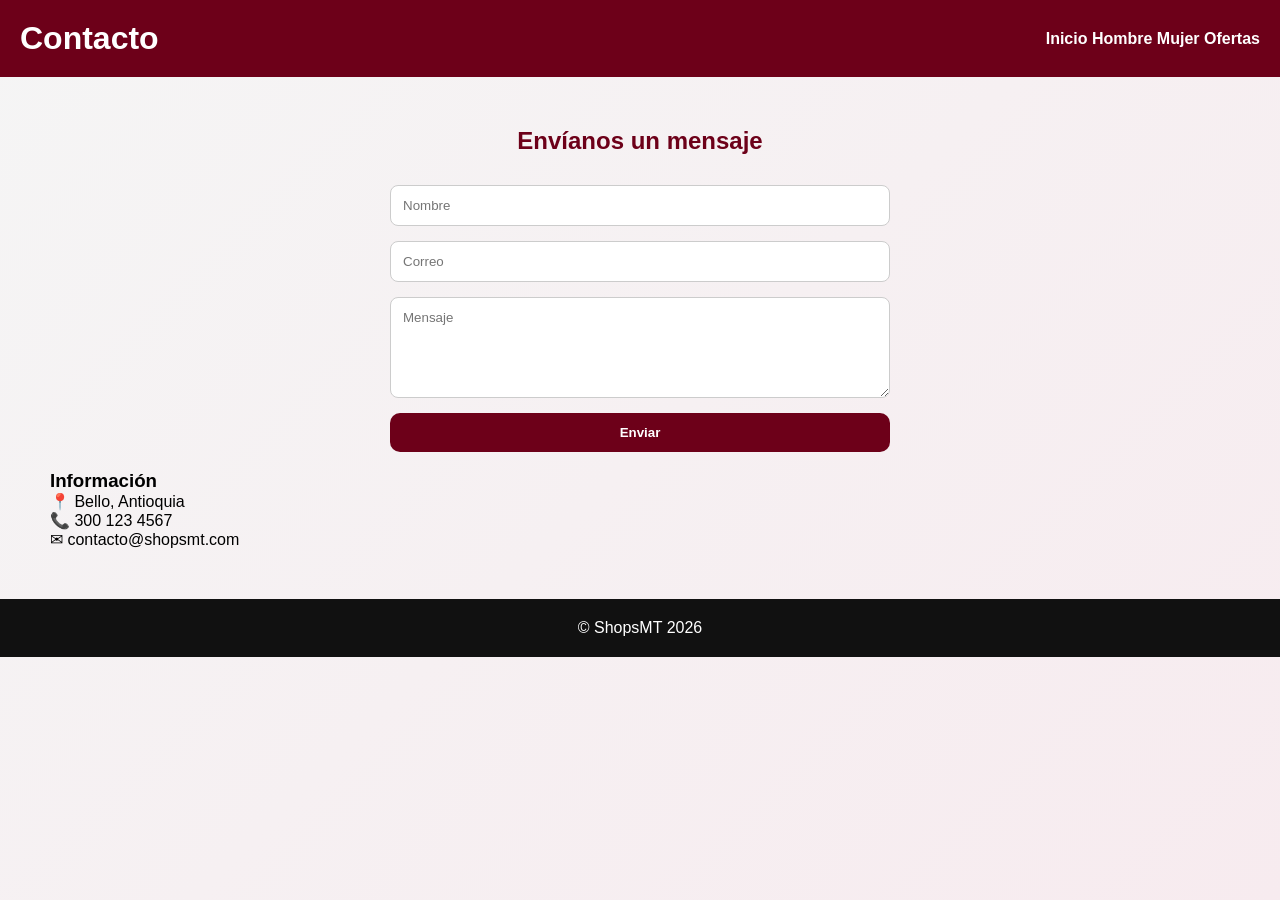
<file: contacto.html>
<!DOCTYPE html>
<html lang="es">

<head>
    <meta charset="UTF-8">
    <title>Contacto - ShopsMT</title>
    <link rel="stylesheet" href="style.css">
</head>

<body>

    <header>
        <h1>Contacto</h1>

        <nav>
            <a href="index.html">Inicio</a>
            <a href="hombres.html">Hombre</a>
            <a href="mujeres.html">Mujer</a>
            <a href="ofertas.html">Ofertas</a>
        </nav>
    </header>

    <section>

        <h2>Envíanos un mensaje</h2>

        <form>

            <input type="text" placeholder="Nombre" required>

            <input type="email" placeholder="Correo" required>

            <textarea rows="5" placeholder="Mensaje"></textarea>

            <button type="submit">Enviar</button>

        </form>

        <br>

        <h3>Información</h3>

        <p>📍 Bello, Antioquia</p>
        <p>📞 300 123 4567</p>
        <p>✉ contacto@shopsmt.com</p>

    </section>

    <footer>
        <p>© ShopsMT 2026</p>
    </footer>

</body>

</html>
</file>
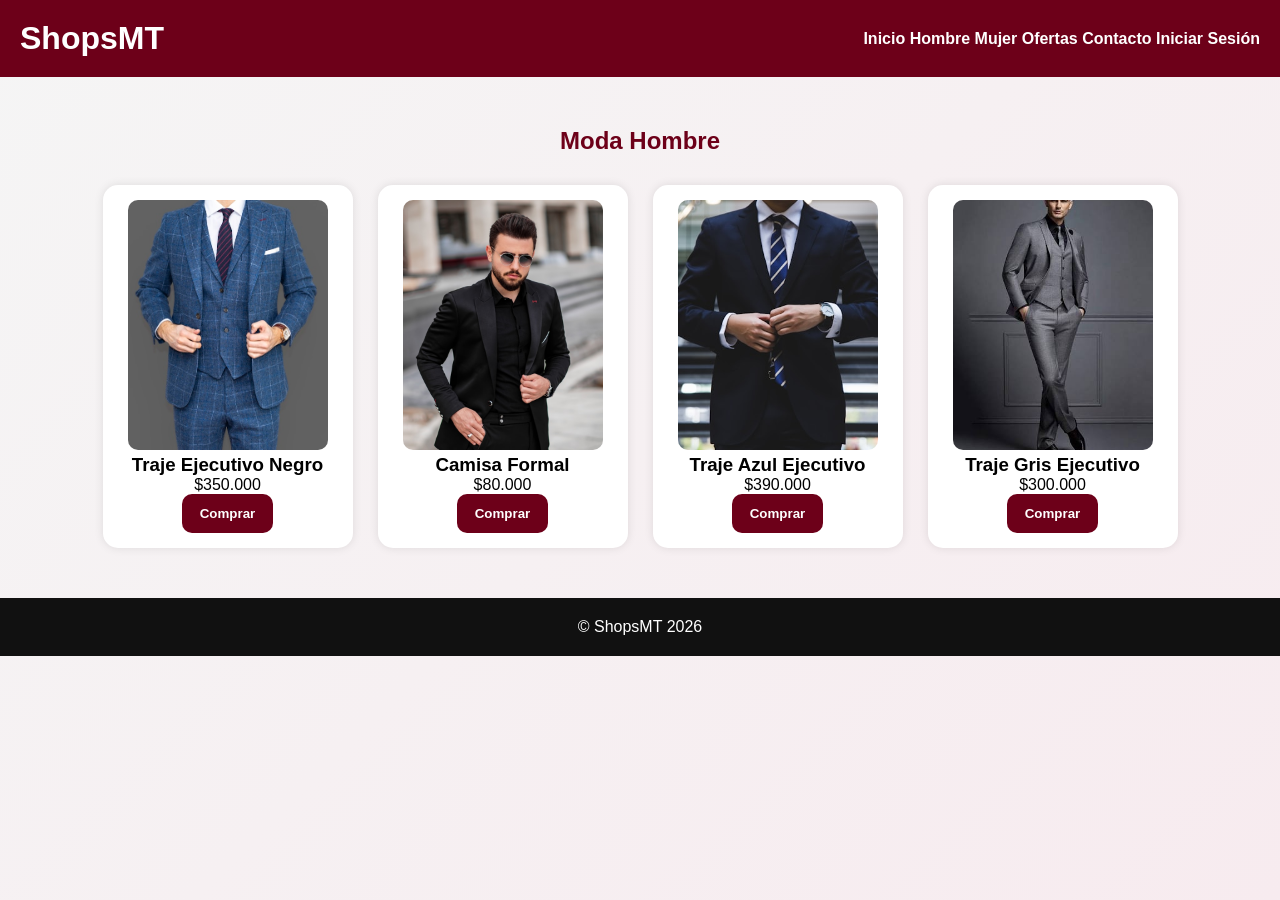
<file: hombres.html>
<!DOCTYPE html>
<html lang="es">
<head>
<meta charset="UTF-8">
<meta name="viewport" content="width=device-width, initial-scale=1.0">
<title>Moda Hombre - ShopsMT</title>
<link rel="stylesheet" href="style.css">
</head>
<body>

<header>
<h1>ShopsMT</h1>

<nav>
<a href="index.html">Inicio</a>
<a href="hombres.html">Hombre</a>
<a href="mujeres.html">Mujer</a>
<a href="ofertas.html">Ofertas</a>
<a href="contacto.html">Contacto</a>
<a href="login.html">Iniciar Sesión</a>
</nav>
</header>

<section>
<h2>Moda Hombre</h2>

<div class="productos">

<div class="producto">
<img src="img/traje-negro.jpg" alt="">
<h3>Traje Ejecutivo Negro</h3>
<p>$350.000</p>
<button>Comprar</button>
</div>

<div class="producto">
<img src="img/camisa-formal.jpg" alt="">
<h3>Camisa Formal</h3>
<p>$80.000</p>
<button>Comprar</button>
</div>

<div class="producto">
<img src="img/traje-azul.jpg" alt="">
<h3>Traje Azul Ejecutivo</h3>
<p>$390.000</p>
<button>Comprar</button>
</div>

<div class="producto">
<img src="img/traje-gris.jpg" alt="">
<h3>Traje Gris Ejecutivo</h3>
<p>$300.000</p>
<button>Comprar</button>
</div>

</div>
</section>

<footer>
<p>© ShopsMT 2026</p>
</footer>

</body>
</html>
</file>
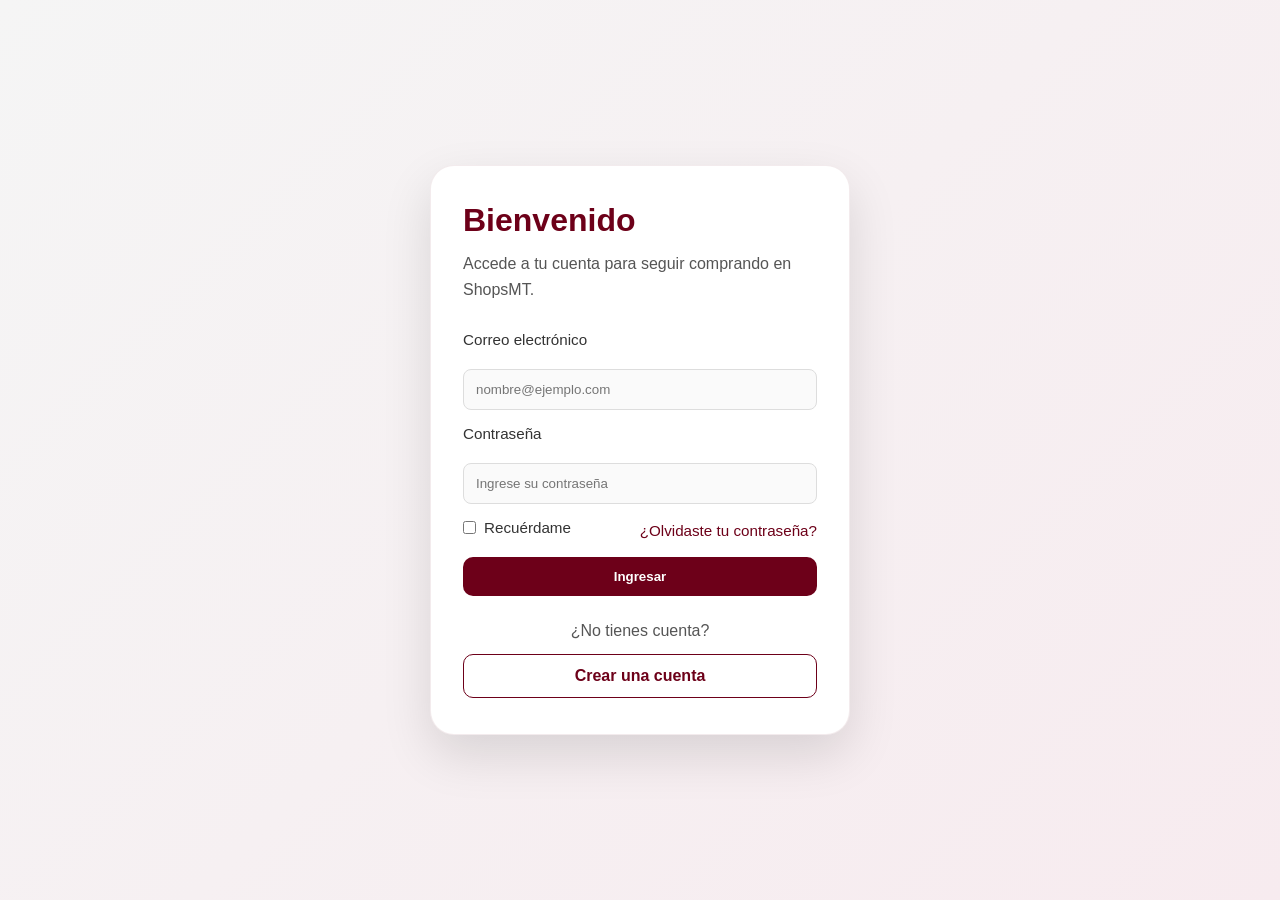
<file: login.html>
<!DOCTYPE html>
<html lang="es">
<head>
<meta charset="UTF-8">
<meta name="viewport" content="width=device-width, initial-scale=1.0">
<title>Iniciar Sesión - ShopsMT</title>
<link rel="stylesheet" href="style.css">
</head>
<body>

<div class="login-page">
  <div class="login-card">
    <div class="login-card__header">
      <h1>Bienvenido</h1>
      <p>Accede a tu cuenta para seguir comprando en ShopsMT.</p>
    </div>

    <form class="login-form">
      <label for="email">Correo electrónico</label>
      <input id="email" type="email" placeholder="nombre@ejemplo.com" required>

      <label for="password">Contraseña</label>
      <input id="password" type="password" placeholder="Ingrese su contraseña" required>

      <div class="login-form__actions">
        <label class="checkbox-label">
          <input type="checkbox">
          Recuérdame
        </label>
        <a href="#" class="link-secondary">¿Olvidaste tu contraseña?</a>
      </div>

      <button type="submit" class="button-primary">Ingresar</button>
    </form>

    <div class="login-card__footer">
      <p>¿No tienes cuenta?</p>
      <a href="index.html" class="button-secondary">Crear una cuenta</a>
    </div>
  </div>
</div>

</body>
</html>
</file>
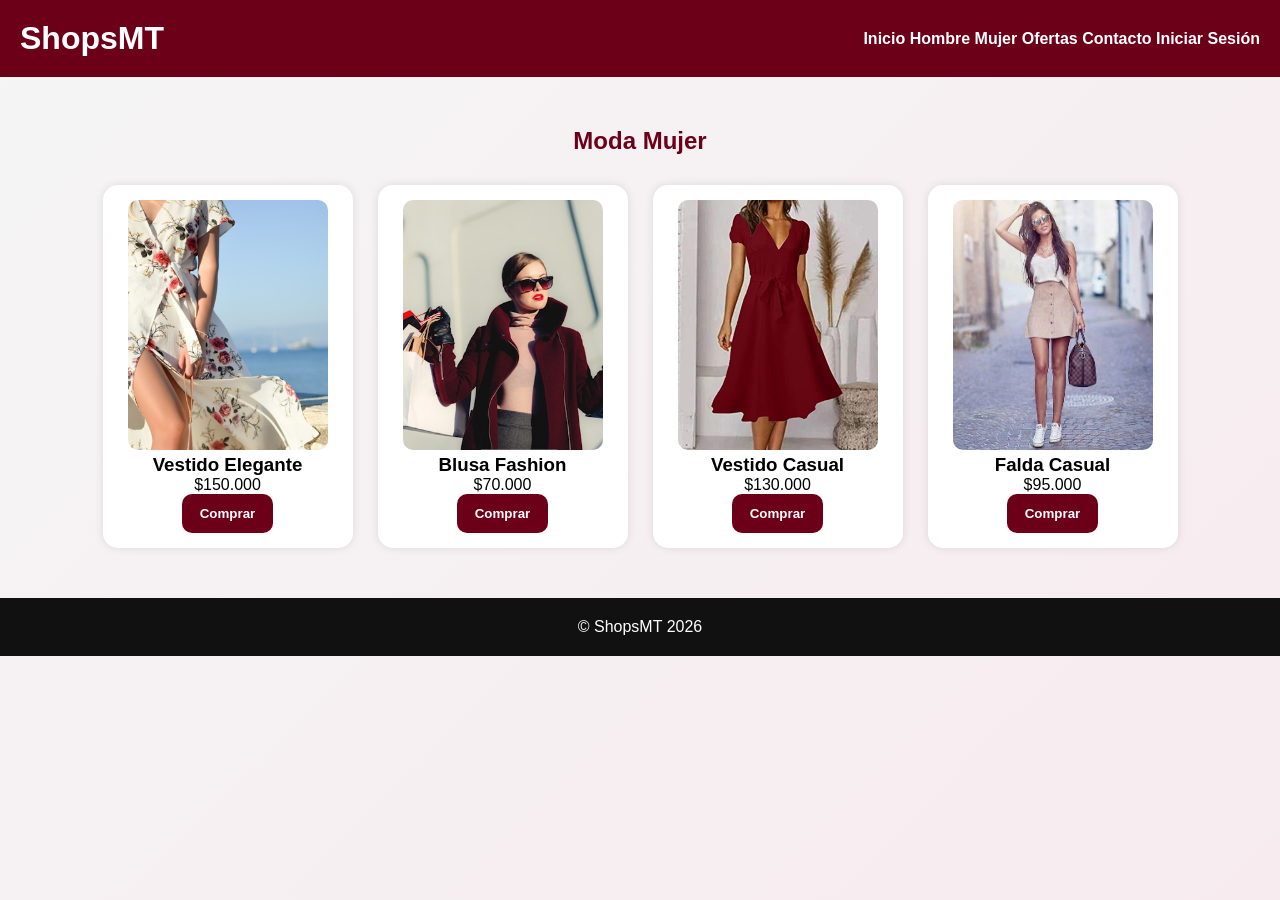
<file: mujeres.html>
<!DOCTYPE html>
<html lang="es">
<head>
<meta charset="UTF-8">
<meta name="viewport" content="width=device-width, initial-scale=1.0">
<title>Moda Mujer - ShopsMT</title>
<link rel="stylesheet" href="style.css">
</head>
<body>

<header>
<h1>ShopsMT</h1>

<nav>
<a href="index.html">Inicio</a>
<a href="hombres.html">Hombre</a>
<a href="mujeres.html">Mujer</a>
<a href="ofertas.html">Ofertas</a>
<a href="contacto.html">Contacto</a>
<a href="login.html">Iniciar Sesión</a>
</nav>
</header>

<section>

<h2>Moda Mujer</h2>

<div class="productos">

<div class="producto">
<img src="img/vestido-elegante.jpg">
<h3>Vestido Elegante</h3>
<p>$150.000</p>
<button>Comprar</button>
</div>

<div class="producto">
<img src="img/blusa-fashion.jpg">
<h3>Blusa Fashion</h3>
<p>$70.000</p>
<button>Comprar</button>
</div>

<div class="producto">
<img src="img/vestido-casual.jpg">
<h3>Vestido Casual</h3>
<p>$130.000</p>
<button>Comprar</button>
</div>

<div class="producto">
<img src="img/falda-formal.jpg"> 
<h3>Falda Casual </h3>
<p>$95.000</p>
<button>Comprar</button>
</div>

</div>

</section>

<footer>
<p>© ShopsMT 2026</p>
</footer>

</body>
</html>
</file>
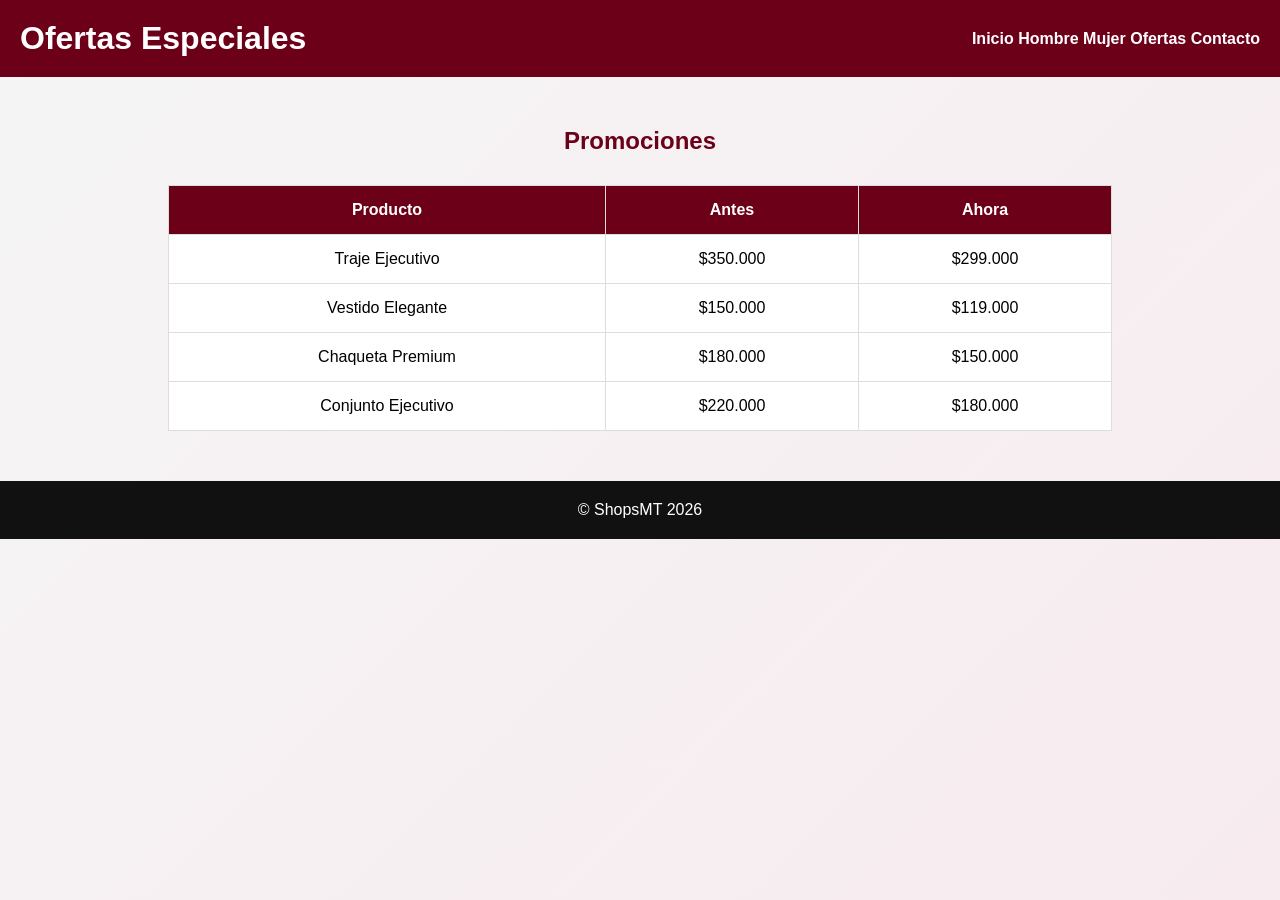
<file: ofertas.html>
<!DOCTYPE html>
<html lang="es">

<head>
    <meta charset="UTF-8">
    <title>Ofertas - ShopsMT</title>
    <link rel="stylesheet" href="style.css">
</head>

<body>

    <header>
        <h1>Ofertas Especiales</h1>

        <nav>
            <a href="index.html">Inicio</a>
            <a href="hombres.html">Hombre</a>
            <a href="mujeres.html">Mujer</a>
            <a href="ofertas.html">Ofertas</a>
            <a href="contacto.html">Contacto</a>
        </nav>
    </header>

    <section>

        <h2>Promociones</h2>

        <table>

            <tr>
                <th>Producto</th>
                <th>Antes</th>
                <th>Ahora</th>
            </tr>

            <tr>
                <td>Traje Ejecutivo</td>
                <td>$350.000</td>
                <td>$299.000</td>
            </tr>

            <tr>
                <td>Vestido Elegante</td>
                <td>$150.000</td>
                <td>$119.000</td>
            </tr>

            <tr>
                <td>Chaqueta Premium</td>
                <td>$180.000</td>
                <td>$150.000</td>
            </tr>

            <tr>
                <td>Conjunto Ejecutivo</td>
                <td>$220.000</td>
                <td>$180.000</td>
            </tr>

        </table>

    </section>

    <footer>
        <p>© ShopsMT 2026</p>
    </footer>

</body>

</html>
</file>
<file: style.css>
*{
margin:0;
padding:0;
box-sizing:border-box;
font-family:Arial,sans-serif;
}

body{
background:#f5f5f5;
}

header{
background:#6d0019;
color:white;
padding:20px;
display:flex;
justify-content:space-between;
align-items:center;
}

nav ul{
list-style:none;
display:flex;
gap:20px;
}

nav a{
color:white;
text-decoration:none;
font-weight:bold;
}

.banner{
height:400px;
display:flex;
flex-direction:column;
justify-content:center;
align-items:center;
background:linear-gradient(rgba(0,0,0,.5),rgba(0,0,0,.5)),
url('https://images.unsplash.com/photo-1441986300917-64674bd600d8?w=1200');
background-size:cover;
color:white;
text-align:center;
}

section{
padding:50px;
}

h2{
text-align:center;
margin-bottom:30px;
color:#6d0019;
}

.productos{
display:flex;
flex-wrap:wrap;
justify-content:center;
gap:25px;
}

.producto{
background:white;
width:250px;
padding:15px;
border-radius:15px;
box-shadow:0 0 10px rgba(0,0,0,.1);
text-align:center;
}

.producto img{
width: 200px;
height:250px;
object-fit:cover;
border-radius:10px;
}

button{
background:#6d0019;
color:white;
padding:10px 20px;
border:none;
border-radius:8px;
cursor:pointer;
}

table{
width:80%;
margin:auto;
background:white;
border-collapse:collapse;
}

table th{
background:#6d0019;
color:white;
}

table th,
table td{
padding:15px;
border:1px solid #ddd;
text-align:center;
}

form{
max-width:500px;
margin:auto;
display:flex;
flex-direction:column;
gap:15px;
}

input,
textarea{
padding:12px;
border:1px solid #ccc;
border-radius:8px;
}

video{
display:block;
margin:auto;
border-radius:15px;
}

/* Login page styles */
body {
  background: linear-gradient(135deg, #f5f5f5 0%, #f7ebef 100%);
  min-height: 100vh;
}

.login-page {
  display: flex;
  align-items: center;
  justify-content: center;
  min-height: 100vh;
  padding: 30px 15px;
}

.login-card {
  width: 100%;
  max-width: 420px;
  background: white;
  border-radius: 24px;
  box-shadow: 0 20px 50px rgba(0, 0, 0, 0.12);
  padding: 36px 32px;
  border: 1px solid rgba(109, 0, 25, 0.08);
}

.login-card__header h1 {
  font-size: 2rem;
  color: #6d0019;
  margin-bottom: 12px;
}

.login-card__header p {
  color: #555;
  line-height: 1.6;
  margin-bottom: 28px;
}

.login-form label {
  font-size: 0.95rem;
  color: #333;
  margin-bottom: 6px;
}

.login-form input {
  width: 100%;
  border: 1px solid #ddd;
  background: #fafafa;
}

.login-form__actions {
  display: flex;
  justify-content: space-between;
  align-items: center;
  gap: 12px;
  flex-wrap: wrap;
}

.checkbox-label {
  display: flex;
  align-items: center;
  gap: 8px;
  color: #555;
  font-size: 0.95rem;
}

.checkbox-label input {
  width: auto;
  margin: 0;
}

.link-secondary {
  color: #6d0019;
  text-decoration: none;
  font-size: 0.95rem;
}

.button-primary,
.button-secondary,
button {
  background:#6d0019;
  color:white;
  padding:12px 18px;
  border:none;
  border-radius:10px;
  cursor:pointer;
  font-weight:700;
  transition: transform .2s ease, box-shadow .2s ease, background .2s ease;
}

.button-primary:hover,
.button-secondary:hover,
button:hover {
  transform: translateY(-1px);
  box-shadow: 0 12px 25px rgba(109, 0, 25, 0.18);
}

.button-secondary {
  display: inline-block;
  background: #fff;
  color: #6d0019;
  border: 1px solid #6d0019;
  text-align: center;
  width: 100%;
  text-decoration: none;
}

.login-card__footer {
  text-align: center;
  margin-top: 26px;
  color: #555;
}

.login-card__footer p {
  margin-bottom: 14px;
}

@media (max-width: 480px) {
  .login-card {
    padding: 28px 20px;
  }

  .login-card__header h1 {
    font-size: 1.75rem;
  }
}

footer{
background:#111;
color:white;
text-align:center;
padding:20px;
}
</file>
